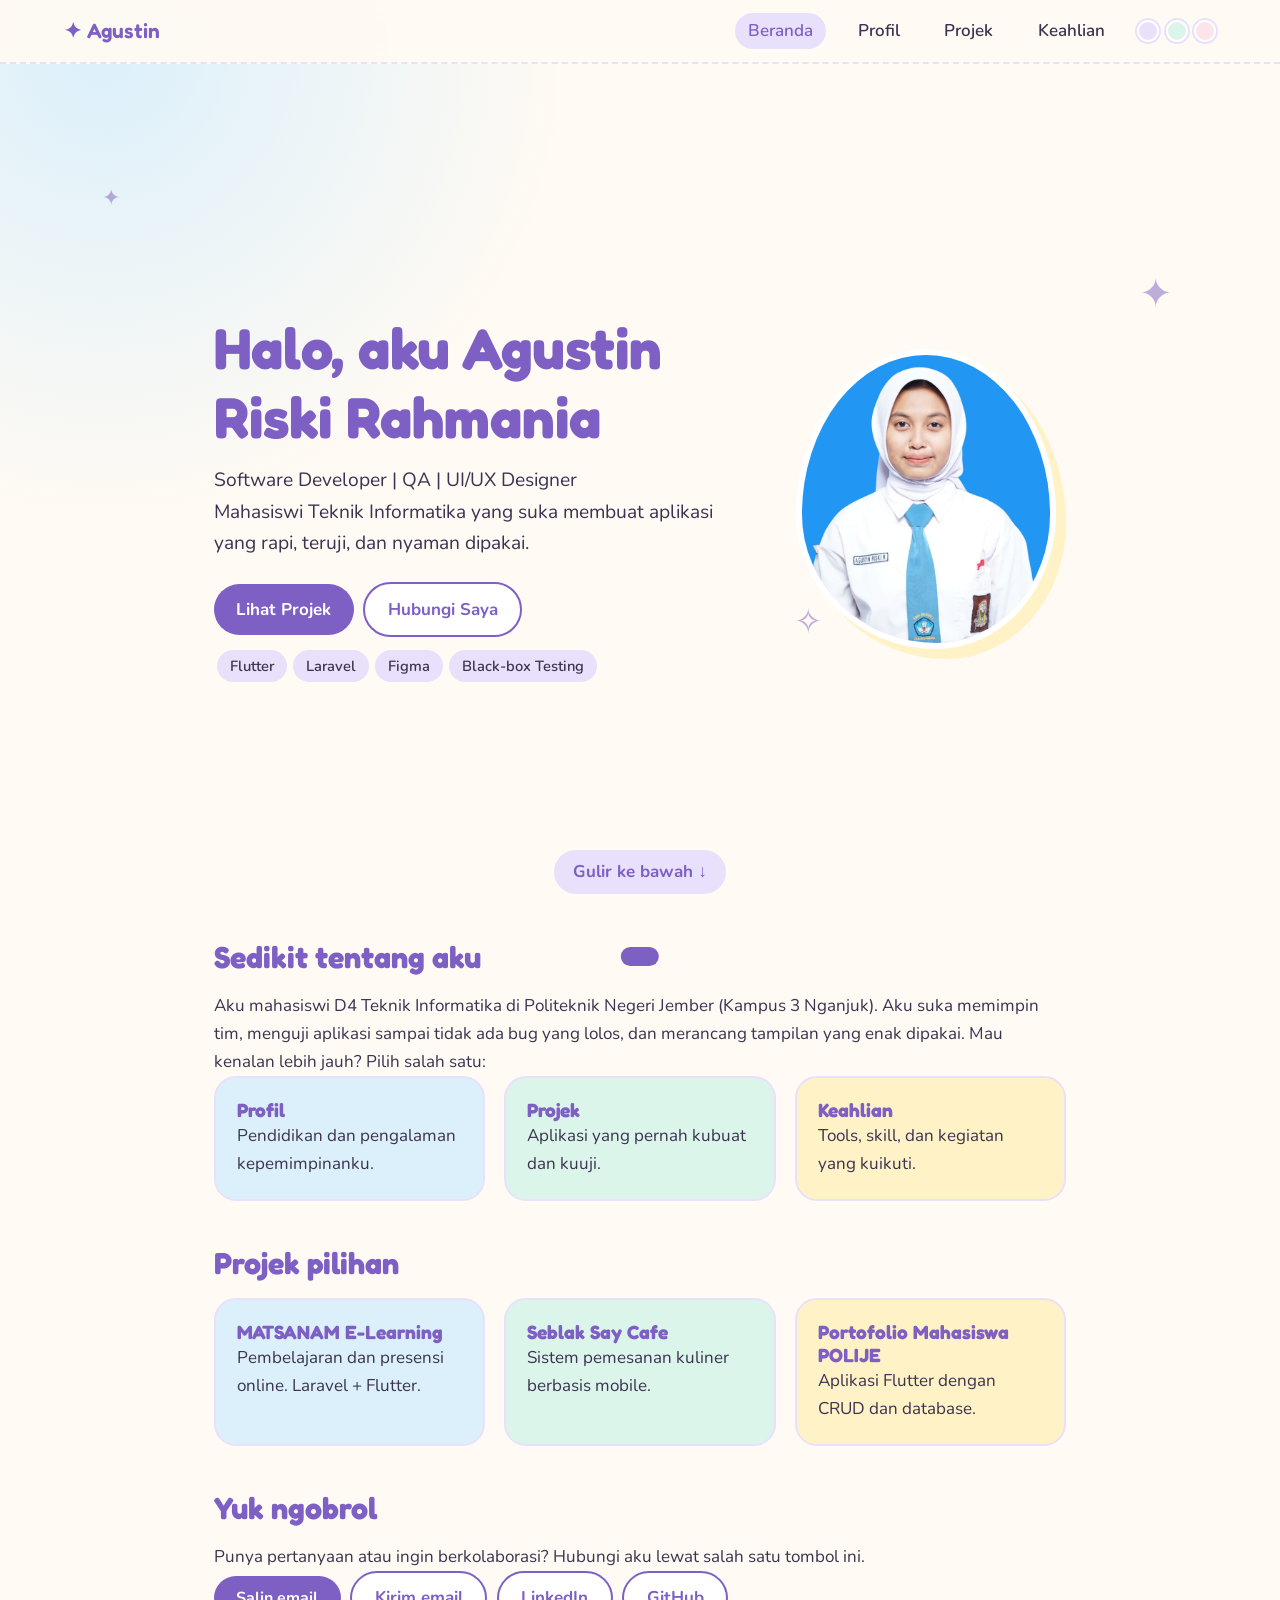
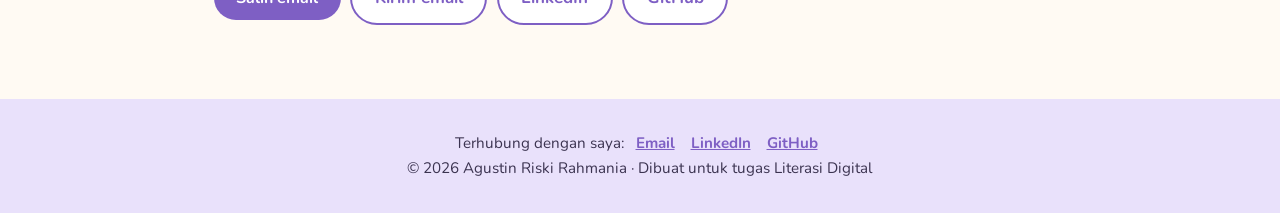
<file: index.html>
<!DOCTYPE html><html lang="id"><head><meta charset="utf-8"><meta name="viewport" content="width=device-width,initial-scale=1"><title>Beranda · Agustin Riski Rahmania</title><link href="https://fonts.googleapis.com/css2?family=Fredoka:wght@500;600&family=Nunito:wght@400;600;700&display=swap" rel="stylesheet"><link rel="stylesheet" href="style.css"></head><body><main><section class="hero"><div><h1>Halo, aku Agustin Riski Rahmania</h1><p class="tag">Software Developer | QA | UI/UX Designer<br>Mahasiswi Teknik Informatika yang suka membuat aplikasi yang rapi, teruji, dan nyaman dipakai.</p><a class="btn" href="projek.html">Lihat Projek</a><a class="btn alt" href="#kontak">Hubungi Saya</a><p><span class="chip">Flutter</span><span class="chip">Laravel</span><span class="chip">Figma</span><span class="chip">Black-box Testing</span></p></div><div class="photo">🌸<img src="agus.jpg" alt="Foto Agustin" onerror="this.remove()"></div></section>
<a class="cue" href="#tentang">Gulir ke bawah ↓</a>
<section id="tentang"><h2>Sedikit tentang aku</h2><p>Aku mahasiswi D4 Teknik Informatika di Politeknik Negeri Jember (Kampus 3 Nganjuk). Aku suka memimpin tim, menguji aplikasi sampai tidak ada bug yang lolos, dan merancang tampilan yang enak dipakai. Mau kenalan lebih jauh? Pilih salah satu:</p><div class="grid"><a class="card lnk" href="profil.html"><h3>Profil</h3><p>Pendidikan dan pengalaman kepemimpinanku.</p></a><a class="card lnk" href="projek.html"><h3>Projek</h3><p>Aplikasi yang pernah kubuat dan kuuji.</p></a><a class="card lnk" href="keahlian.html"><h3>Keahlian</h3><p>Tools, skill, dan kegiatan yang kuikuti.</p></a></div></section>
<section><h2>Projek pilihan</h2><div class="grid"><a class="card lnk" href="projek.html"><h3>MATSANAM E-Learning</h3><p>Pembelajaran dan presensi online. Laravel + Flutter.</p></a><a class="card lnk" href="projek.html"><h3>Seblak Say Cafe</h3><p>Sistem pemesanan kuliner berbasis mobile.</p></a><a class="card lnk" href="projek.html"><h3>Portofolio Mahasiswa POLIJE</h3><p>Aplikasi Flutter dengan CRUD dan database.</p></a></div></section>
<section id="kontak"><h2>Yuk ngobrol</h2><p>Punya pertanyaan atau ingin berkolaborasi? Hubungi aku lewat salah satu tombol ini.</p><p><button class="btn" id="cp" type="button">Salin email</button><a class="btn alt" href="mailto:agustinriski0608@gmail.com">Kirim email</a><a class="btn alt" href="https://www.linkedin.com/in/agustin-riski-rahmania-b43626446" target="_blank" rel="noopener">LinkedIn</a><a class="btn alt" href="https://github.com/agustinriski0608-gif" target="_blank" rel="noopener">GitHub</a></p></section></main>
<div id="toast" role="status"></div><button id="top" type="button" aria-label="Kembali ke atas">↑</button><script src="script.js"></script></body></html>
</file>
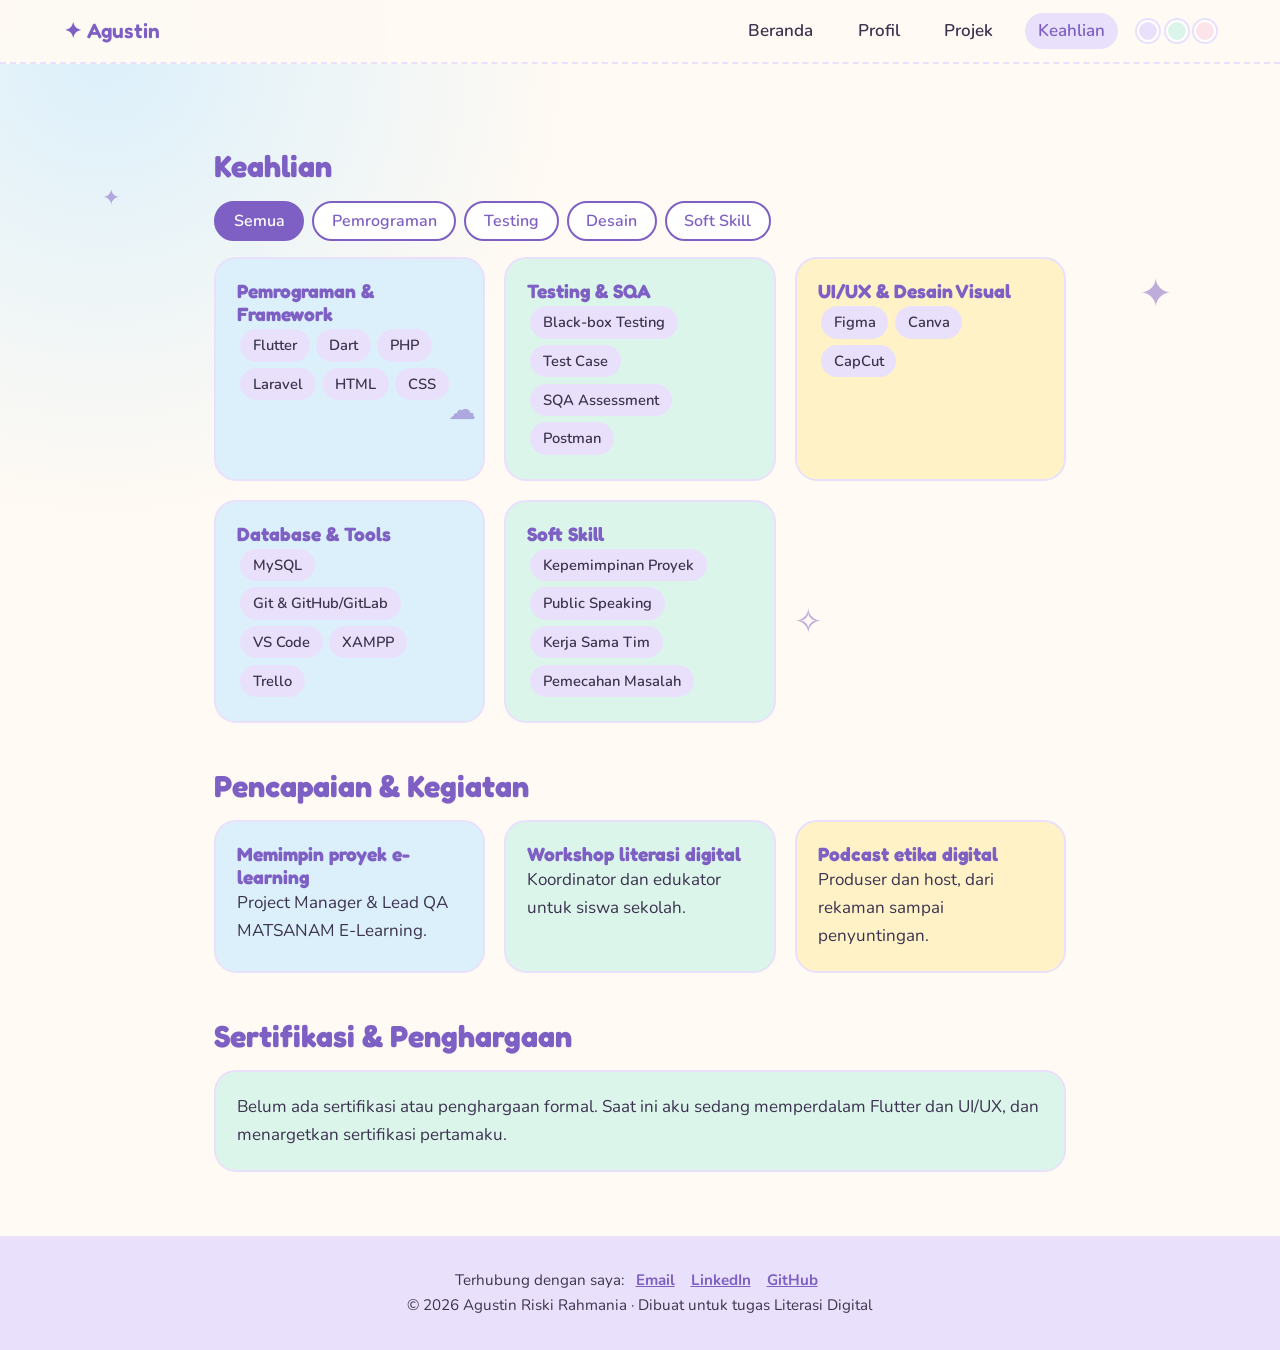
<file: keahlian.html>
<!DOCTYPE html><html lang="id"><head><meta charset="utf-8"><meta name="viewport" content="width=device-width,initial-scale=1"><title>Keahlian · Agustin Riski Rahmania</title><link href="https://fonts.googleapis.com/css2?family=Fredoka:wght@500;600&family=Nunito:wght@400;600;700&display=swap" rel="stylesheet"><link rel="stylesheet" href="style.css"></head><body><main><section><h2>Keahlian</h2><div class="tabs"><button class="on" data-k="all">Semua</button><button data-k="kode">Pemrograman</button><button data-k="qa">Testing</button><button data-k="desain">Desain</button><button data-k="soft">Soft Skill</button></div><div class="grid">
<div class="card" data-cat="kode"><h3>Pemrograman &amp; Framework</h3><span class="chip">Flutter</span><span class="chip">Dart</span><span class="chip">PHP</span><span class="chip">Laravel</span><span class="chip">HTML</span><span class="chip">CSS</span></div>
<div class="card" data-cat="qa"><h3>Testing &amp; SQA</h3><span class="chip">Black-box Testing</span><span class="chip">Test Case</span><span class="chip">SQA Assessment</span><span class="chip">Postman</span></div>
<div class="card" data-cat="desain"><h3>UI/UX &amp; Desain Visual</h3><span class="chip">Figma</span><span class="chip">Canva</span><span class="chip">CapCut</span></div>
<div class="card" data-cat="kode"><h3>Database &amp; Tools</h3><span class="chip">MySQL</span><span class="chip">Git &amp; GitHub/GitLab</span><span class="chip">VS Code</span><span class="chip">XAMPP</span><span class="chip">Trello</span></div>
<div class="card" data-cat="soft"><h3>Soft Skill</h3><span class="chip">Kepemimpinan Proyek</span><span class="chip">Public Speaking</span><span class="chip">Kerja Sama Tim</span><span class="chip">Pemecahan Masalah</span></div>
</div></section>
<section><h2>Pencapaian &amp; Kegiatan</h2><div class="grid"><div class="card"><h3>Memimpin proyek e-learning</h3><p>Project Manager &amp; Lead QA MATSANAM E-Learning.</p></div><div class="card"><h3>Workshop literasi digital</h3><p>Koordinator dan edukator untuk siswa sekolah.</p></div><div class="card"><h3>Podcast etika digital</h3><p>Produser dan host, dari rekaman sampai penyuntingan.</p></div></div></section>
<section><h2>Sertifikasi &amp; Penghargaan</h2><div class="card"><p>Belum ada sertifikasi atau penghargaan formal. Saat ini aku sedang memperdalam Flutter dan UI/UX, dan menargetkan sertifikasi pertamaku.</p></div></section>
</main><script src="script.js"></script></body></html>
</file>
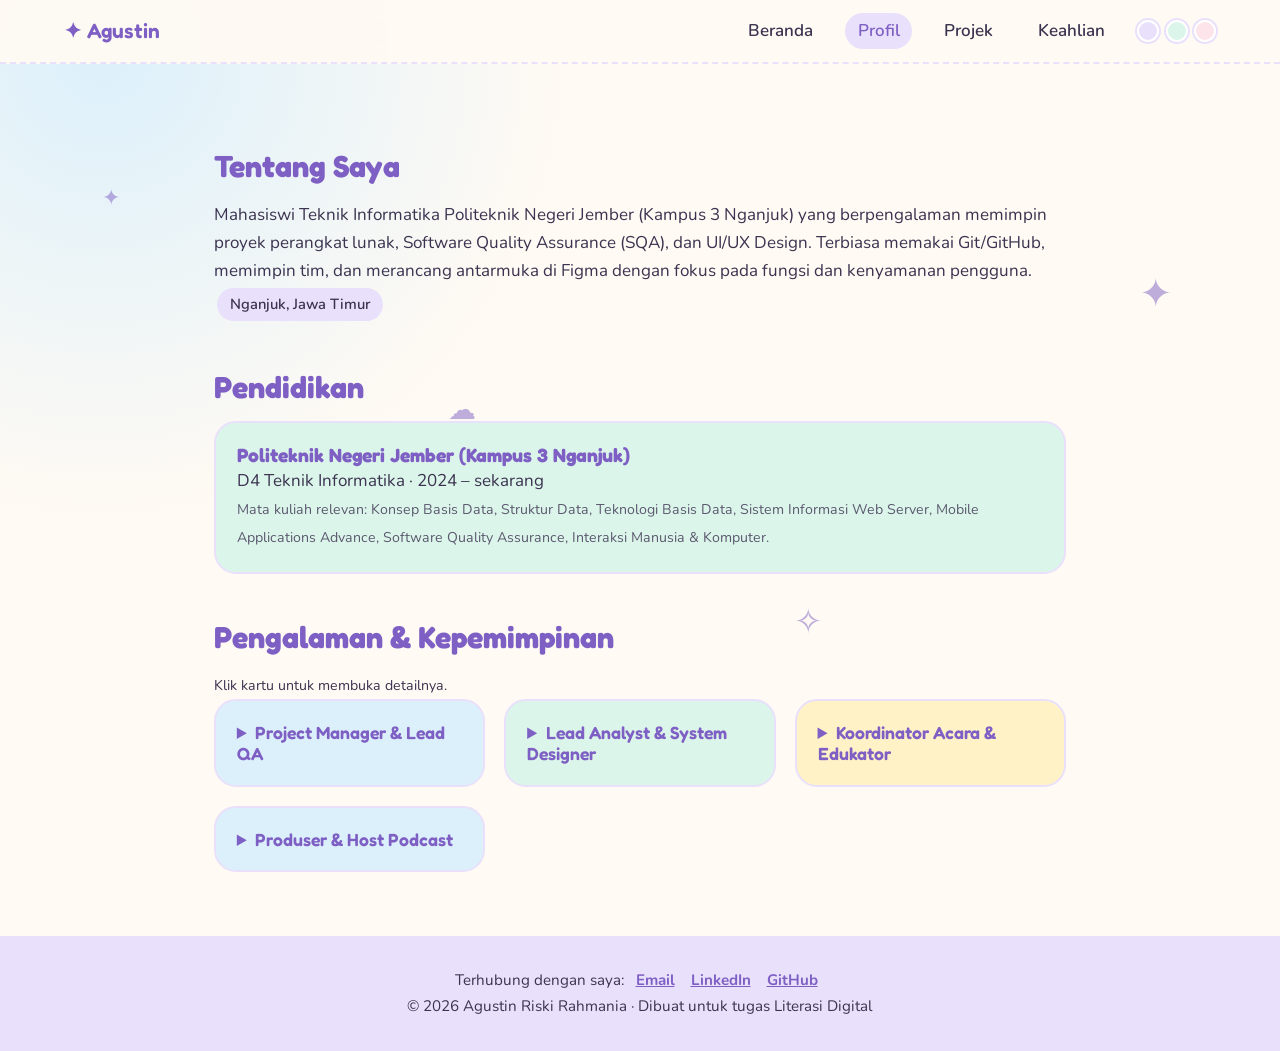
<file: profil.html>
<!DOCTYPE html><html lang="id"><head><meta charset="utf-8"><meta name="viewport" content="width=device-width,initial-scale=1"><title>Profil · Agustin Riski Rahmania</title><link href="https://fonts.googleapis.com/css2?family=Fredoka:wght@500;600&family=Nunito:wght@400;600;700&display=swap" rel="stylesheet"><link rel="stylesheet" href="style.css"></head><body><main><section><h2>Tentang Saya</h2><p>Mahasiswi Teknik Informatika Politeknik Negeri Jember (Kampus 3 Nganjuk) yang berpengalaman memimpin proyek perangkat lunak, Software Quality Assurance (SQA), dan UI/UX Design. Terbiasa memakai Git/GitHub, memimpin tim, dan merancang antarmuka di Figma dengan fokus pada fungsi dan kenyamanan pengguna.</p><p><span class="chip">Nganjuk, Jawa Timur</span></p></section>
<section><h2>Pendidikan</h2><div class="card"><h3>Politeknik Negeri Jember (Kampus 3 Nganjuk)</h3><p>D4 Teknik Informatika · 2024 – sekarang</p><p><small>Mata kuliah relevan: Konsep Basis Data, Struktur Data, Teknologi Basis Data, Sistem Informasi Web Server, Mobile Applications Advance, Software Quality Assurance, Interaksi Manusia &amp; Komputer.</small></p></div></section>
<section><h2>Pengalaman &amp; Kepemimpinan</h2><p><small>Klik kartu untuk membuka detailnya.</small></p><div class="grid">
<details class="card"><summary>Project Manager &amp; Lead QA</summary><small>MATSANAM E-Learning · Sep – Des 2026</small><p>Memimpin tim pengembangan sistem pembelajaran dan presensi online (Laravel &amp; Flutter), menyusun User Requirements dan Test Plan, serta menjalankan SQA dan black-box testing.</p></details>
<details class="card"><summary>Lead Analyst &amp; System Designer</summary><small>Seblak Say Cafe · Feb – Jun 2026</small><p>Menyusun Project Charter dan analisis sistem pemesanan mobile, merancang UML (Use Case, Activity, Sequence) dan skema basis data.</p></details>
<details class="card"><summary>Koordinator Acara &amp; Edukator</summary><small>Pengabdian Literasi Digital · Okt 2026</small><p>Mengoordinasi workshop literasi digital dan Google Workspace untuk siswa sekolah, menyusun materi, dan memandu sesi praktik.</p></details>
<details class="card"><summary>Produser &amp; Host Podcast</summary><small>Etika Digital · Sep 2026</small><p>Memproduksi dan merekam podcast tentang etika berinternet dan bahaya oversharing di media sosial, dari rekaman sampai penyuntingan.</p></details>
</div></section>
</main><script src="script.js"></script></body></html>
</file>
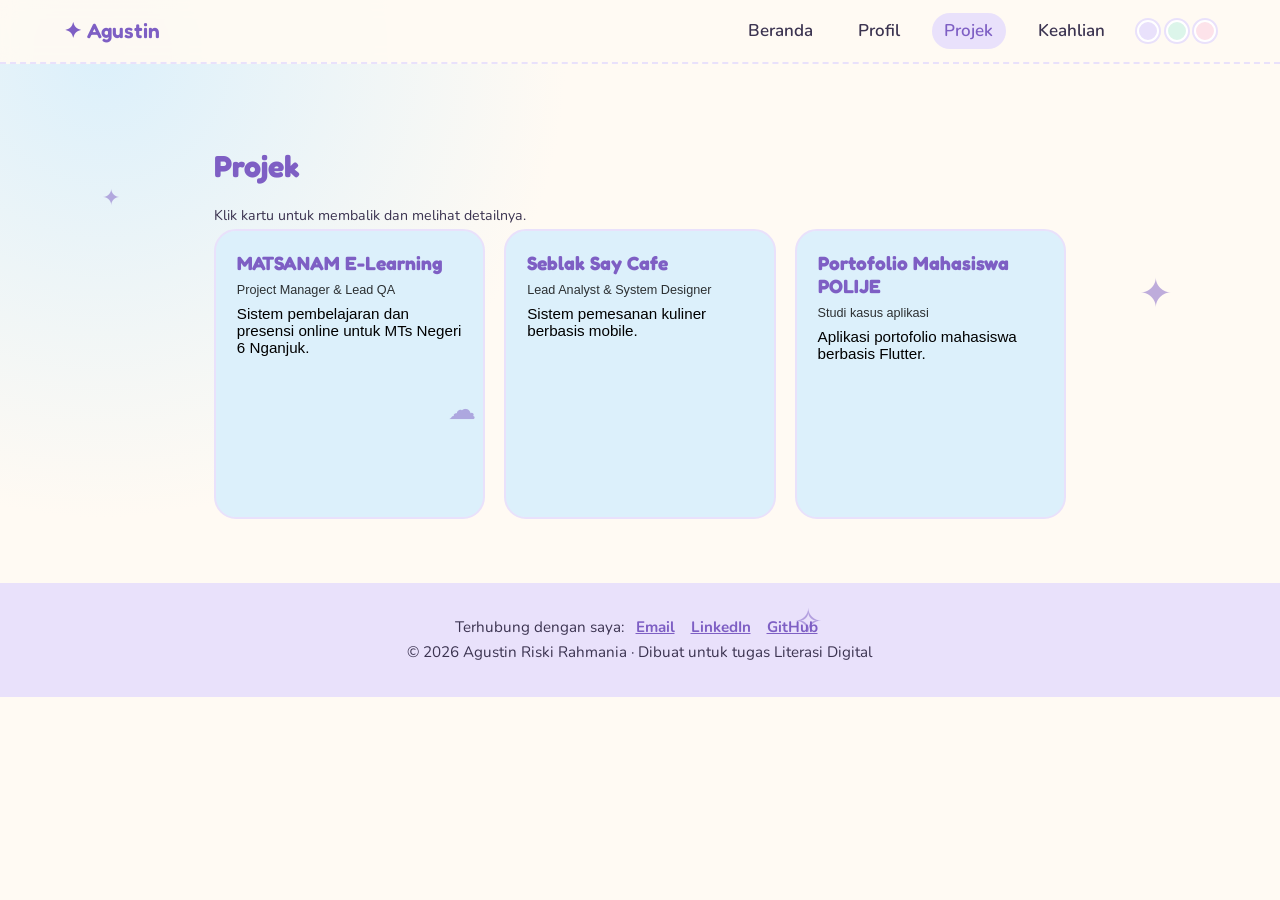
<file: projek.html>
<!DOCTYPE html><html lang="id"><head><meta charset="utf-8"><meta name="viewport" content="width=device-width,initial-scale=1"><title>Projek · Agustin Riski Rahmania</title><link href="https://fonts.googleapis.com/css2?family=Fredoka:wght@500;600&family=Nunito:wght@400;600;700&display=swap" rel="stylesheet"><link rel="stylesheet" href="style.css"></head><body><main><section><h2>Projek</h2><p><small>Klik kartu untuk membalik dan melihat detailnya.</small></p><div class="grid">
<button class="flip" aria-label="MATSANAM E-Learning"><div class="in"><div class="f card"><h3>MATSANAM E-Learning</h3><small>Project Manager &amp; Lead QA</small><p>Sistem pembelajaran dan presensi online untuk MTs Negeri 6 Nganjuk.</p></div><div class="b"><p>Web admin Laravel + aplikasi mobile Flutter. Dokumen kebutuhan, Test Plan, SQA, dan black-box testing untuk keamanan, validasi input, dan stabilitas.</p><p><span class="chip">Laravel</span><span class="chip">Flutter</span><span class="chip">SQA</span></p></div></div></button>
<button class="flip" aria-label="Seblak Say Cafe"><div class="in"><div class="f card"><h3>Seblak Say Cafe</h3><small>Lead Analyst &amp; System Designer</small><p>Sistem pemesanan kuliner berbasis mobile.</p></div><div class="b"><p>Project Charter, analisis sistem, diagram UML (Use Case, Activity, Sequence), dan skema basis data terstruktur.</p><p><span class="chip">Flutter</span><span class="chip">Laragon</span><span class="chip">UML</span></p></div></div></button>
<button class="flip" aria-label="Portofolio Mahasiswa POLIJE"><div class="in"><div class="f card"><h3>Portofolio Mahasiswa POLIJE</h3><small>Studi kasus aplikasi</small><p>Aplikasi portofolio mahasiswa berbasis Flutter.</p></div><div class="b"><p>Fitur CRUD dengan database, halaman Tentang POLIJE, pengujian manual dan black-box, serta pencatatan bug.</p><p><span class="chip">Flutter</span><span class="chip">Database</span><span class="chip">Testing</span></p></div></div></button>
</div></section>
</main><script src="script.js"></script></body></html>
</file>
<file: style.css>
:root{--bg:#fffaf3;--ink:#3b3350;--acc:#7e5fc4;--soft:#e9e1fb;--blue:#dcf0fb;--mint:#dcf5ea;--sun:#fff2c7;--card:#fff}
[data-theme=mint]{--acc:#2f8f72;--soft:#dcf5ea}
[data-theme=peach]{--acc:#c95d7c;--soft:#fde3ea}
*{box-sizing:border-box;margin:0}
html{scroll-behavior:smooth}
body{font:17px/1.65 Nunito,sans-serif;color:var(--ink);background:var(--bg) radial-gradient(circle at 8% 6%,var(--blue),transparent 32%) fixed;min-height:100vh}
h1,h2,h3{font-family:Fredoka,sans-serif;color:var(--acc);line-height:1.2}
h1{font-size:clamp(2.2rem,6vw,3.6rem)}h2{font-size:1.9rem;margin-bottom:1rem}h3{font-size:1.2rem}
a{color:var(--acc)}
:focus-visible{outline:3px solid var(--acc);outline-offset:3px}
.bar{position:sticky;top:0;z-index:9;display:flex;flex-wrap:wrap;align-items:center;gap:.5rem 1.2rem;padding:.8rem 5vw;background:#fffaf3ee;backdrop-filter:blur(8px);border-bottom:2px dashed var(--soft)}
.logo{font:600 1.3rem Fredoka;color:var(--acc);text-decoration:none;margin-right:auto}
.bar a.l{text-decoration:none;color:var(--ink);padding:.25rem .8rem;border-radius:99px;font-weight:600}
.bar a.l:hover,.bar a.on{background:var(--soft);color:var(--acc)}
.dots{display:flex;gap:.4rem}.dots button{width:22px;height:22px;border-radius:50%;border:2px solid #fff;box-shadow:0 0 0 2px var(--soft);cursor:pointer}
main{max-width:980px;margin:auto;padding:2.5rem 5vw 4rem}
section{margin-top:2.8rem}
.hero{display:grid;grid-template-columns:1fr 280px;gap:2rem;align-items:center;min-height:62vh}
.hero p.tag{font-size:1.2rem;margin:.8rem 0 1.4rem}
.photo{position:relative;width:260px;height:300px;border-radius:50% 50% 46% 54%/55% 55% 45% 45%;background:var(--soft);overflow:hidden;display:grid;place-items:center;font-size:5rem;border:6px solid #fff;box-shadow:10px 10px 0 var(--sun);justify-self:center;transition:transform .3s}
.photo:hover{transform:rotate(-3deg) scale(1.03)}
.photo img{position:absolute;inset:0;width:100%;height:100%;object-fit:cover}
.btn{display:inline-block;padding:.7rem 1.4rem;border-radius:99px;background:var(--acc);color:#fff;text-decoration:none;font-weight:700;margin:0 .6rem .6rem 0;transition:transform .2s}
.btn:hover{transform:translateY(-3px) rotate(-1deg)}.btn.alt{background:#fff;color:var(--acc);border:2px solid var(--acc)}
.chip{display:inline-block;padding:.25rem .8rem;margin:.2rem;border-radius:99px;background:var(--soft);font-size:.92rem;font-weight:600}
.grid{display:grid;grid-template-columns:repeat(auto-fit,minmax(250px,1fr));gap:1.2rem}
.card{background:var(--card);border-radius:22px;padding:1.3rem;border:2px solid var(--soft)}
.card:nth-child(3n+1){background:var(--blue)}.card:nth-child(3n+2){background:var(--mint)}.card:nth-child(3n){background:var(--sun)}
.card small{opacity:.8}
details.card{cursor:pointer}details summary{font:600 1.1rem Fredoka;color:var(--acc)}details p{margin-top:.6rem}
.flip{perspective:900px;height:290px;cursor:pointer;background:none;border:0;padding:0}
.flip .in{position:relative;width:100%;height:100%;transition:transform .6s;transform-style:preserve-3d}
.flip.on .in{transform:rotateY(180deg)}
.flip .f,.flip .b{position:absolute;inset:0;backface-visibility:hidden;border-radius:22px;padding:1.3rem;text-align:left;border:2px solid var(--soft);display:flex;flex-direction:column;gap:.5rem;font-size:.95rem}
.flip .b{transform:rotateY(180deg);background:var(--card)}
.tabs{display:flex;flex-wrap:wrap;gap:.5rem;margin-bottom:1rem}
.tabs button{font:600 1rem Nunito;padding:.45rem 1.1rem;border-radius:99px;border:2px solid var(--acc);background:#fff;color:var(--acc);cursor:pointer}
.tabs button.on{background:var(--acc);color:#fff}
.hide{display:none}
footer{text-align:center;padding:2rem 5vw;background:var(--soft);font-size:.95rem}
footer a{margin:0 .5rem;font-weight:700}
.sp{position:fixed;pointer-events:none;opacity:.5;color:var(--acc);animation:fl 7s ease-in-out infinite}
@keyframes fl{50%{transform:translateY(-18px) rotate(20deg)}}
@media(max-width:700px){.hero{grid-template-columns:1fr;text-align:center}.hero .photo{order:-1}}
@media(prefers-reduced-motion:reduce){*{animation:none!important;transition:none!important}}
.hero{min-height:78vh}
.cue{display:block;width:max-content;margin:0 auto;padding:.5rem 1.2rem;border-radius:99px;background:var(--soft);color:var(--acc);font-weight:700;text-decoration:none;animation:fl 2.5s ease-in-out infinite}
a.lnk{display:block;text-decoration:none;color:var(--ink);transition:transform .2s}
a.lnk:hover{transform:translateY(-5px) rotate(-1deg)}
button.btn{border:0;font:700 1rem Nunito,sans-serif;cursor:pointer}
#toast{position:fixed;left:50%;bottom:24px;transform:translate(-50%,90px);background:var(--acc);color:#fff;padding:.6rem 1.2rem;border-radius:99px;font-weight:700;transition:transform .3s;z-index:20}
#toast.on{transform:translate(-50%,0)}
#top{position:fixed;right:20px;bottom:20px;width:46px;height:46px;border-radius:50%;border:0;background:var(--acc);color:#fff;font-size:1.3rem;cursor:pointer;opacity:0;pointer-events:none;transition:opacity .3s;z-index:20}
#top.on{opacity:1;pointer-events:auto}
</file>
